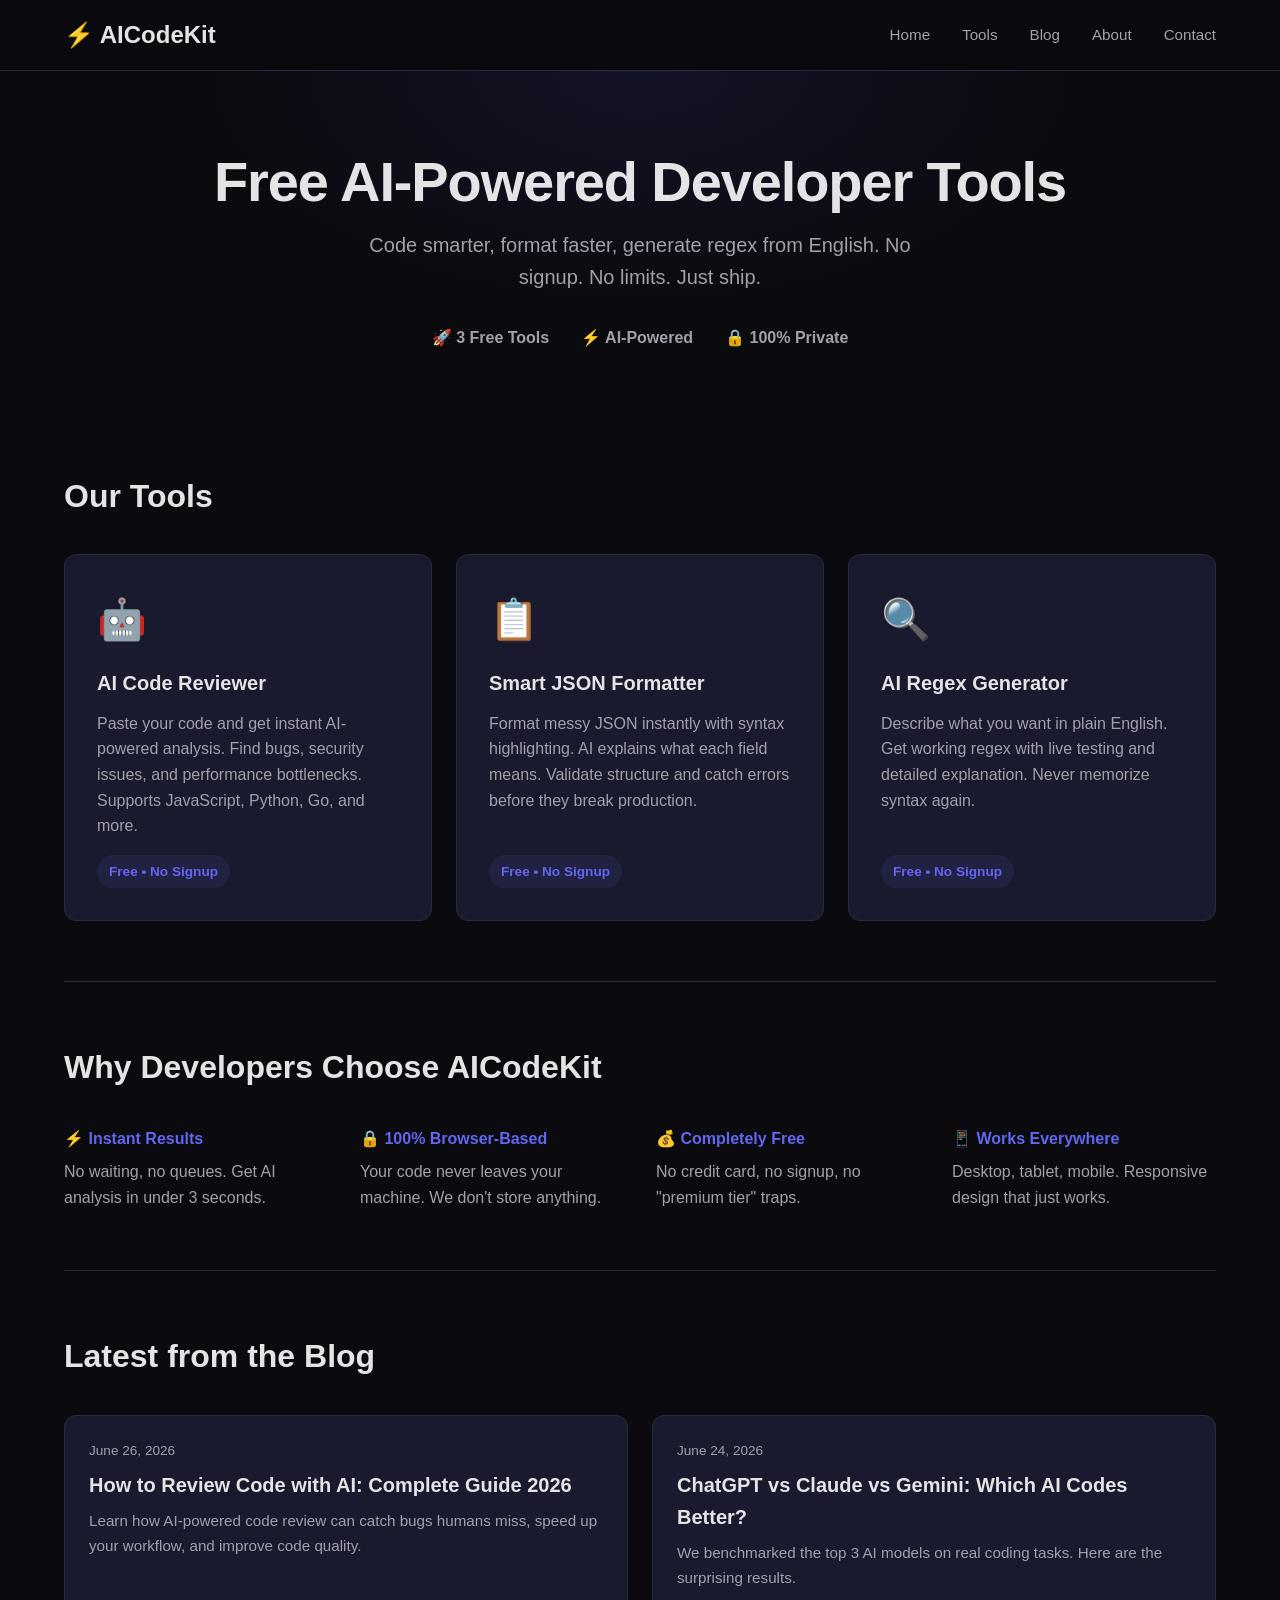
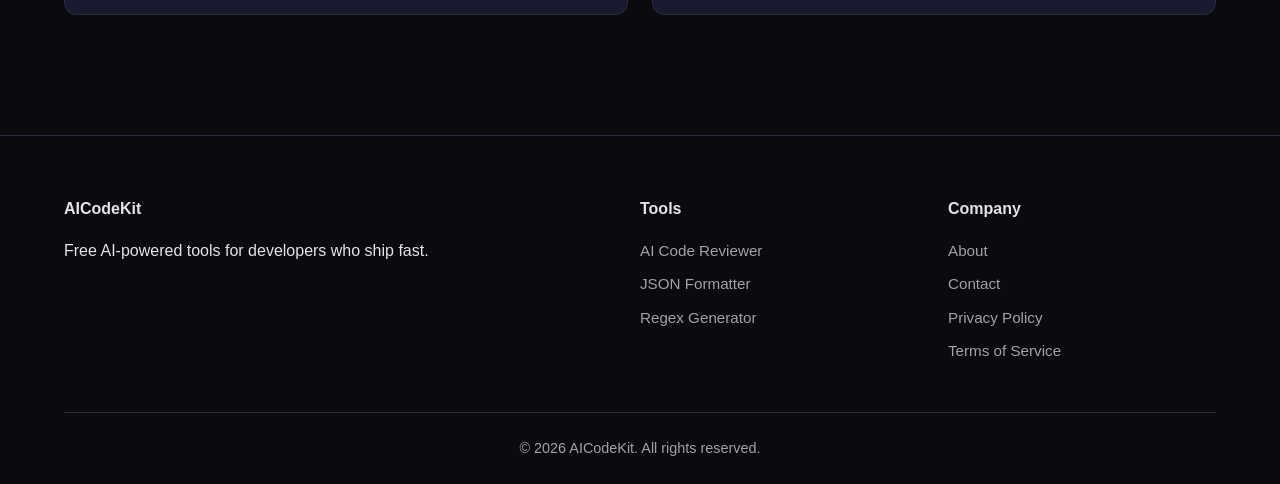
<file: index.html>
<!DOCTYPE html>
<html lang="en">
<head>
    <meta charset="UTF-8">
    <meta name="viewport" content="width=device-width, initial-scale=1.0">
    <title>AICodeKit — Free AI-Powered Developer Tools</title>
    <meta name="description" content="Free AI-powered developer tools: Code Reviewer, JSON Formatter, Regex Generator. No signup required. Built for developers who ship fast.">
    <link rel="canonical" href="https://aicodekit.com/">
    <link rel="stylesheet" href="css/style.css">
</head>
<body>
    <nav class="navbar">
        <div class="container">
            <a href="/" class="logo">⚡ AICodeKit</a>
            <button class="mobile-toggle" aria-label="Menu">☰</button>
            <ul class="nav-links">
                <li><a href="/">Home</a></li>
                <li><a href="/tools/code-reviewer.html">Tools</a></li>
                <li><a href="/blog/">Blog</a></li>
                <li><a href="/about.html">About</a></li>
                <li><a href="/contact.html">Contact</a></li>
            </ul>
        </div>
    </nav>

    <header class="hero">
        <div class="container">
            <h1>Free AI-Powered Developer Tools</h1>
            <p class="subtitle">Code smarter, format faster, generate regex from English. No signup. No limits. Just ship.</p>
            <div class="hero-stats">
                <span>🚀 3 Free Tools</span>
                <span>⚡ AI-Powered</span>
                <span>🔒 100% Private</span>
            </div>
        </div>
    </header>

    <main class="container">
        <section class="tools-grid">
            <h2>Our Tools</h2>
            <div class="grid">
                <a href="/tools/code-reviewer.html" class="tool-card">
                    <div class="tool-icon">🤖</div>
                    <h3>AI Code Reviewer</h3>
                    <p>Paste your code and get instant AI-powered analysis. Find bugs, security issues, and performance bottlenecks. Supports JavaScript, Python, Go, and more.</p>
                    <span class="tool-tag">Free • No Signup</span>
                </a>

                <a href="/tools/json-formatter.html" class="tool-card">
                    <div class="tool-icon">📋</div>
                    <h3>Smart JSON Formatter</h3>
                    <p>Format messy JSON instantly with syntax highlighting. AI explains what each field means. Validate structure and catch errors before they break production.</p>
                    <span class="tool-tag">Free • No Signup</span>
                </a>

                <a href="/tools/regex-generator.html" class="tool-card">
                    <div class="tool-icon">🔍</div>
                    <h3>AI Regex Generator</h3>
                    <p>Describe what you want in plain English. Get working regex with live testing and detailed explanation. Never memorize syntax again.</p>
                    <span class="tool-tag">Free • No Signup</span>
                </a>
            </div>
        </section>

        <section class="why-us">
            <h2>Why Developers Choose AICodeKit</h2>
            <div class="features">
                <div class="feature">
                    <h4>⚡ Instant Results</h4>
                    <p>No waiting, no queues. Get AI analysis in under 3 seconds.</p>
                </div>
                <div class="feature">
                    <h4>🔒 100% Browser-Based</h4>
                    <p>Your code never leaves your machine. We don't store anything.</p>
                </div>
                <div class="feature">
                    <h4>💰 Completely Free</h4>
                    <p>No credit card, no signup, no "premium tier" traps.</p>
                </div>
                <div class="feature">
                    <h4>📱 Works Everywhere</h4>
                    <p>Desktop, tablet, mobile. Responsive design that just works.</p>
                </div>
            </div>
        </section>

        <section class="latest-posts">
            <h2>Latest from the Blog</h2>
            <div class="posts-grid">
                <article class="post-card">
                    <span class="post-date">June 26, 2026</span>
                    <h3><a href="/blog/ai-code-review-guide.html">How to Review Code with AI: Complete Guide 2026</a></h3>
                    <p>Learn how AI-powered code review can catch bugs humans miss, speed up your workflow, and improve code quality.</p>
                </article>
                <article class="post-card">
                    <span class="post-date">June 24, 2026</span>
                    <h3><a href="/blog/chatgpt-vs-claude-coding.html">ChatGPT vs Claude vs Gemini: Which AI Codes Better?</a></h3>
                    <p>We benchmarked the top 3 AI models on real coding tasks. Here are the surprising results.</p>
                </article>
            </div>
        </section>
    </main>

    <footer>
        <div class="container">
            <div class="footer-grid">
                <div>
                    <h4>AICodeKit</h4>
                    <p>Free AI-powered tools for developers who ship fast.</p>
                </div>
                <div>
                    <h4>Tools</h4>
                    <ul>
                        <li><a href="/tools/code-reviewer.html">AI Code Reviewer</a></li>
                        <li><a href="/tools/json-formatter.html">JSON Formatter</a></li>
                        <li><a href="/tools/regex-generator.html">Regex Generator</a></li>
                    </ul>
                </div>
                <div>
                    <h4>Company</h4>
                    <ul>
                        <li><a href="/about.html">About</a></li>
                        <li><a href="/contact.html">Contact</a></li>
                        <li><a href="/privacy.html">Privacy Policy</a></li>
                        <li><a href="/terms.html">Terms of Service</a></li>
                    </ul>
                </div>
            </div>
            <p class="copyright">© 2026 AICodeKit. All rights reserved.</p>
        </div>
    </footer>

    <script src="js/main.js"></script>
</body>
</html>
</file>
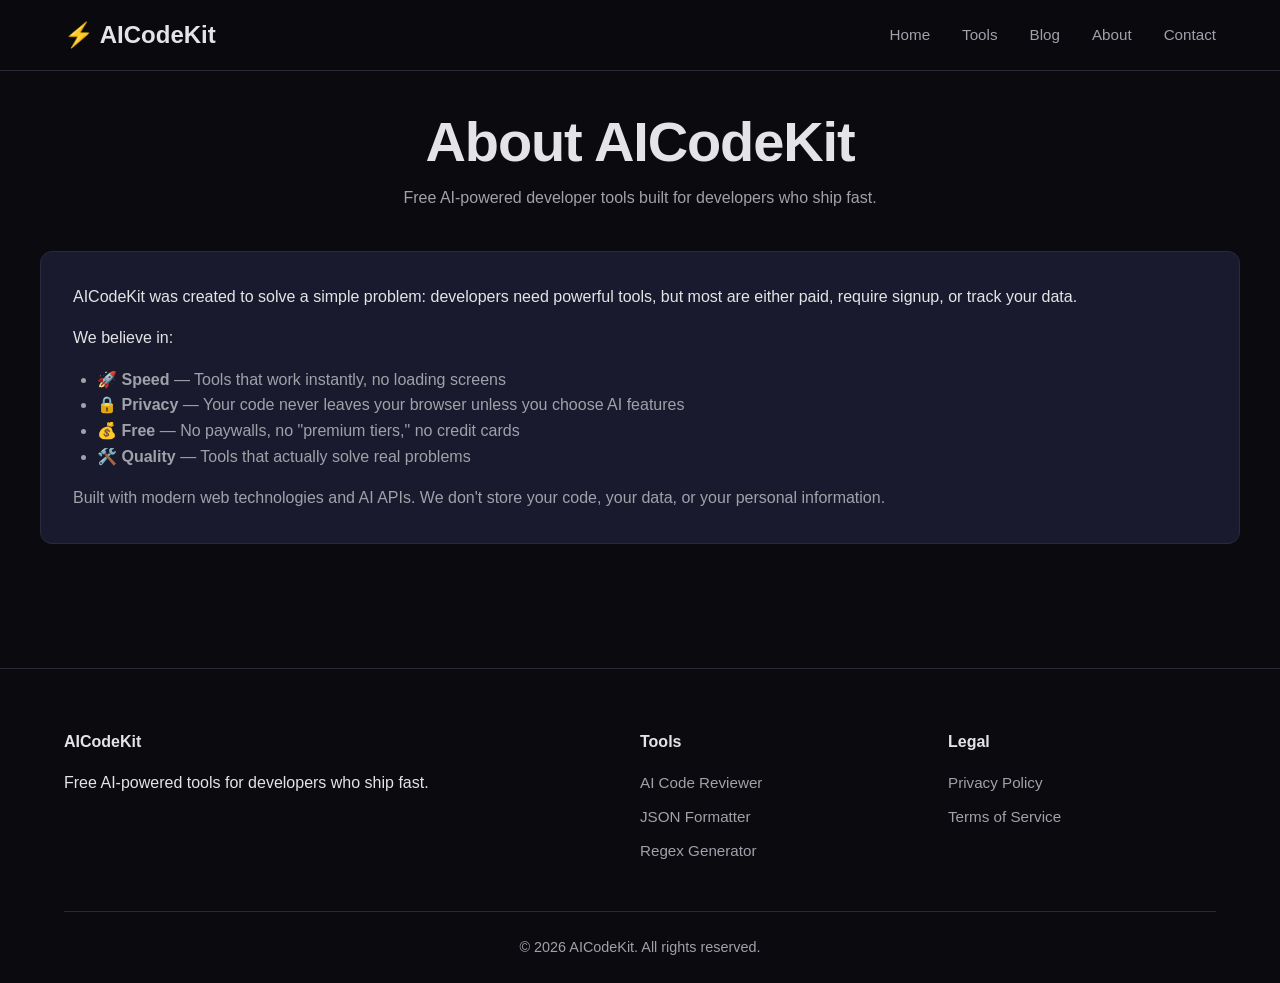
<file: about.html>
<!DOCTYPE html>
<html lang="en">
<head>
    <meta charset="UTF-8">
    <meta name="viewport" content="width=device-width, initial-scale=1.0">
    <title>About AICodeKit — Free AI Developer Tools</title>
    <meta name="description" content="AICodeKit builds free AI-powered developer tools. No signup, no limits, no tracking. Just tools that help you ship faster.">
    <link rel="stylesheet" href="css/style.css">
</head>
<body>
    <nav class="navbar"><div class="container">
        <a href="/" class="logo">⚡ AICodeKit</a>
        <button class="mobile-toggle" aria-label="Menu">☰</button>
        <ul class="nav-links">
            <li><a href="/">Home</a></li>
            <li><a href="/tools/code-reviewer.html">Tools</a></li>
            <li><a href="/blog/">Blog</a></li>
            <li><a href="/about.html">About</a></li>
            <li><a href="/contact.html">Contact</a></li>
        </ul>
    </div></nav>

    <main class="container tool-page">
        <div class="tool-header">
            <h1>About AICodeKit</h1>
            <p>Free AI-powered developer tools built for developers who ship fast.</p>
        </div>
        
        <div class="tool-container">
            <p style="margin-bottom:16px;">AICodeKit was created to solve a simple problem: developers need powerful tools, but most are either paid, require signup, or track your data.</p>
            <p style="margin-bottom:16px;">We believe in:</p>
            <ul style="margin-left:24px;color:var(--text-muted);">
                <li>🚀 <strong>Speed</strong> — Tools that work instantly, no loading screens</li>
                <li>🔒 <strong>Privacy</strong> — Your code never leaves your browser unless you choose AI features</li>
                <li>💰 <strong>Free</strong> — No paywalls, no "premium tiers," no credit cards</li>
                <li>🛠️ <strong>Quality</strong> — Tools that actually solve real problems</li>
            </ul>
            <p style="margin-top:16px;color:var(--text-muted);">Built with modern web technologies and AI APIs. We don't store your code, your data, or your personal information.</p>
        </div>
    </main>

    <footer>
        <div class="container">
            <div class="footer-grid">
                <div><h4>AICodeKit</h4><p>Free AI-powered tools for developers who ship fast.</p></div>
                <div><h4>Tools</h4><ul><li><a href="/tools/code-reviewer.html">AI Code Reviewer</a></li><li><a href="/tools/json-formatter.html">JSON Formatter</a></li><li><a href="/tools/regex-generator.html">Regex Generator</a></li></ul></div>
                <div><h4>Legal</h4><ul><li><a href="/privacy.html">Privacy Policy</a></li><li><a href="/terms.html">Terms of Service</a></li></ul></div>
            </div>
            <p class="copyright">© 2026 AICodeKit. All rights reserved.</p>
        </div>
    </footer>
    <script src="js/main.js"></script>
</body>
</html>
</file>
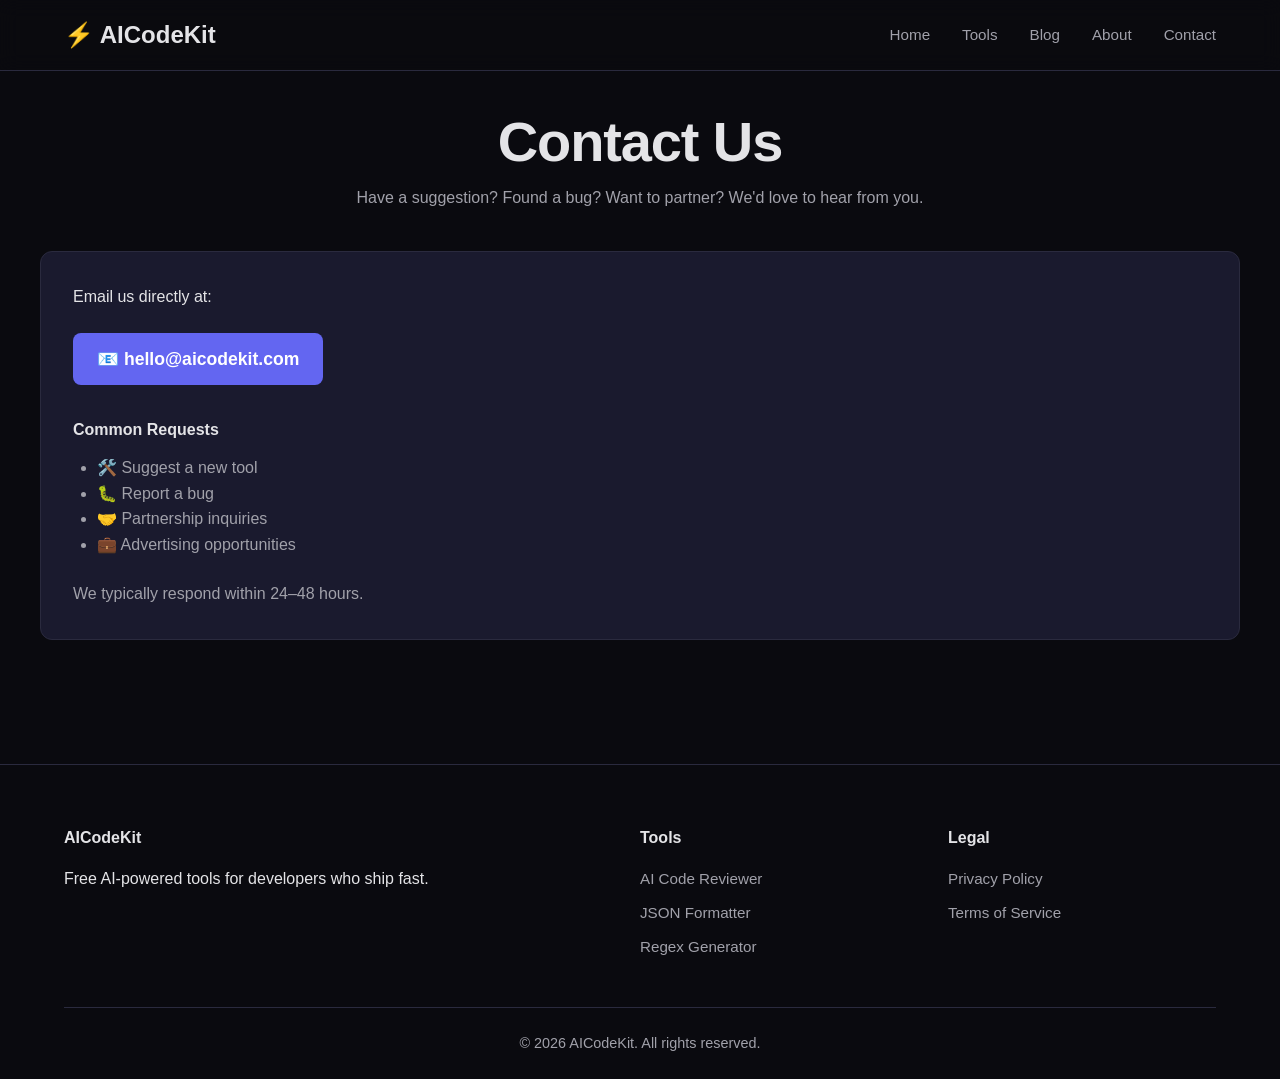
<file: contact.html>
<!DOCTYPE html>
<html lang="en">
<head>
    <meta charset="UTF-8">
    <meta name="viewport" content="width=device-width, initial-scale=1.0">
    <title>Contact AICodeKit</title>
    <meta name="description" content="Get in touch with AICodeKit. Suggest new tools, report bugs, or partner with us.">
    <link rel="stylesheet" href="css/style.css">
</head>
<body>
    <nav class="navbar"><div class="container">
        <a href="/" class="logo">⚡ AICodeKit</a>
        <button class="mobile-toggle" aria-label="Menu">☰</button>
        <ul class="nav-links">
            <li><a href="/">Home</a></li>
            <li><a href="/tools/code-reviewer.html">Tools</a></li>
            <li><a href="/blog/">Blog</a></li>
            <li><a href="/about.html">About</a></li>
            <li><a href="/contact.html">Contact</a></li>
        </ul>
    </div></nav>

    <main class="container tool-page">
        <div class="tool-header">
            <h1>Contact Us</h1>
            <p>Have a suggestion? Found a bug? Want to partner? We'd love to hear from you.</p>
        </div>
        
        <div class="tool-container">
            <p style="margin-bottom:24px;">Email us directly at:</p>
            <a href="mailto:hello@aicodekit.com" class="btn" style="font-size:1.1rem;">📧 hello@aicodekit.com</a>
            
            <div style="margin-top:32px;">
                <h4>Common Requests</h4>
                <ul style="margin-left:24px;color:var(--text-muted);margin-top:12px;">
                    <li>🛠️ Suggest a new tool</li>
                    <li>🐛 Report a bug</li>
                    <li>🤝 Partnership inquiries</li>
                    <li>💼 Advertising opportunities</li>
                </ul>
            </div>
            
            <p style="margin-top:24px;color:var(--text-muted);">We typically respond within 24–48 hours.</p>
        </div>
    </main>

    <footer>
        <div class="container">
            <div class="footer-grid">
                <div><h4>AICodeKit</h4><p>Free AI-powered tools for developers who ship fast.</p></div>
                <div><h4>Tools</h4><ul><li><a href="/tools/code-reviewer.html">AI Code Reviewer</a></li><li><a href="/tools/json-formatter.html">JSON Formatter</a></li><li><a href="/tools/regex-generator.html">Regex Generator</a></li></ul></div>
                <div><h4>Legal</h4><ul><li><a href="/privacy.html">Privacy Policy</a></li><li><a href="/terms.html">Terms of Service</a></li></ul></div>
            </div>
            <p class="copyright">© 2026 AICodeKit. All rights reserved.</p>
        </div>
    </footer>
    <script src="js/main.js"></script>
</body>
</html>
</file>
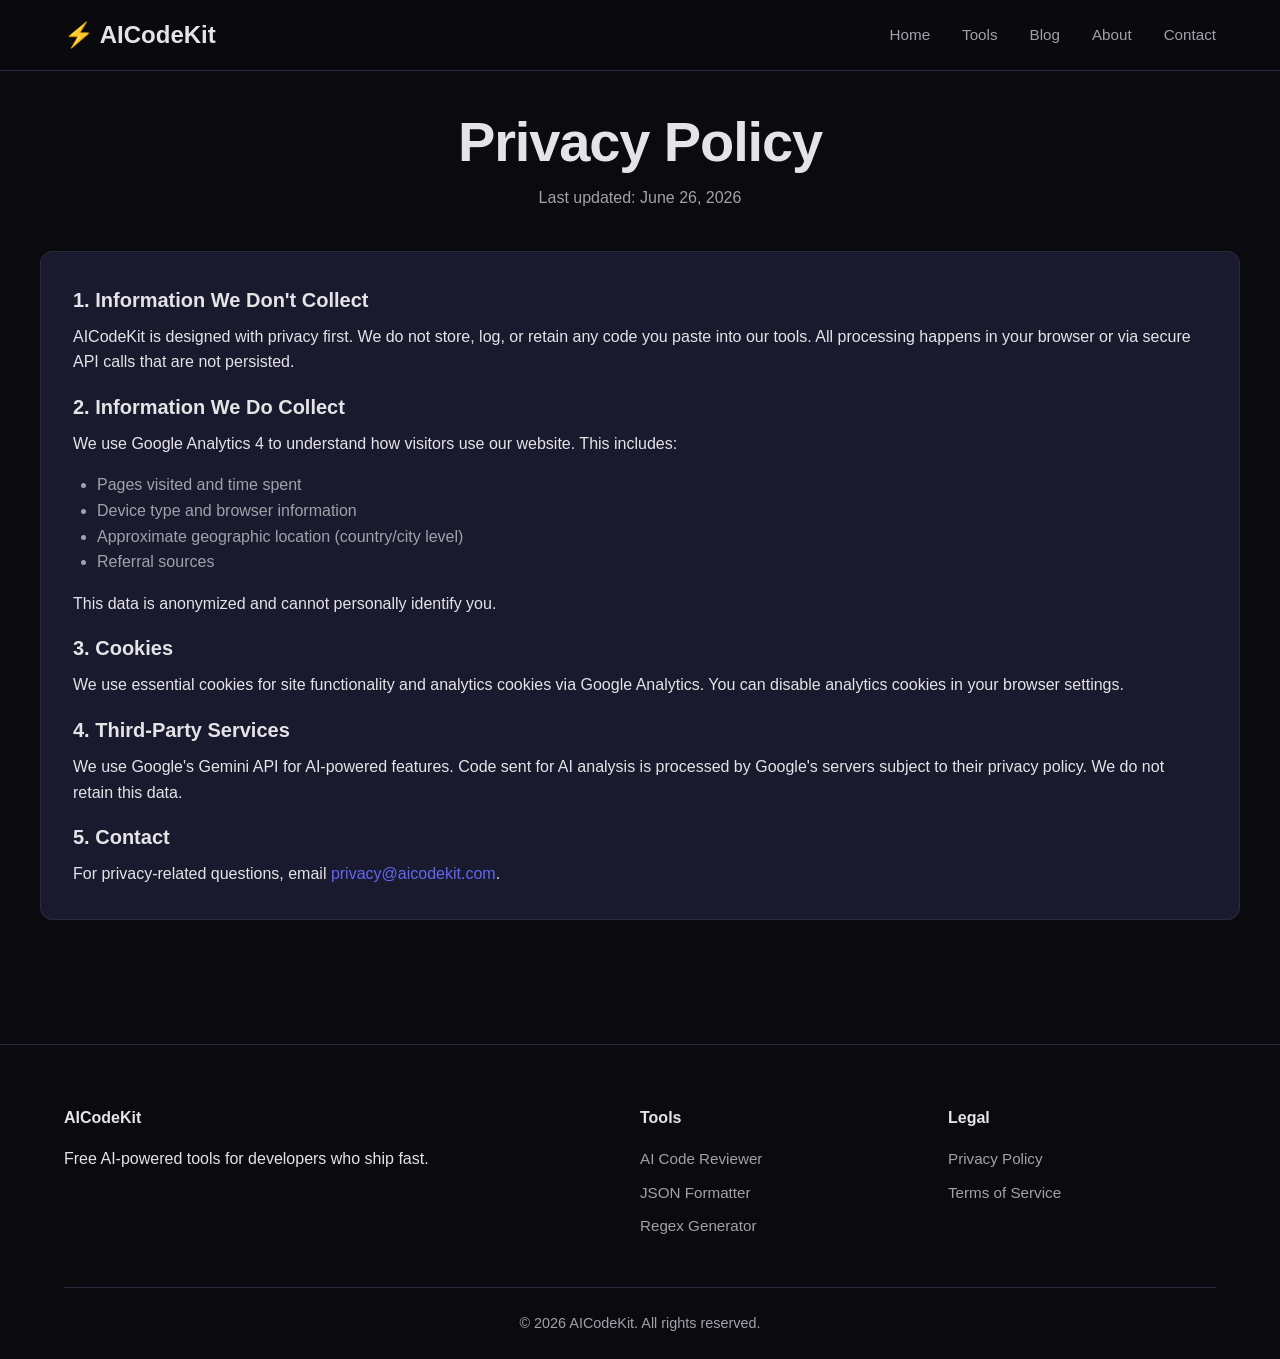
<file: privacy.html>
<!DOCTYPE html>
<html lang="en">
<head>
    <meta charset="UTF-8">
    <meta name="viewport" content="width=device-width, initial-scale=1.0">
    <title>Privacy Policy — AICodeKit</title>
    <meta name="description" content="AICodeKit Privacy Policy. We don't store your code or personal data. Learn how we protect your privacy.">
    <link rel="stylesheet" href="css/style.css">
</head>
<body>
    <nav class="navbar"><div class="container">
        <a href="/" class="logo">⚡ AICodeKit</a>
        <button class="mobile-toggle" aria-label="Menu">☰</button>
        <ul class="nav-links">
            <li><a href="/">Home</a></li>
            <li><a href="/tools/code-reviewer.html">Tools</a></li>
            <li><a href="/blog/">Blog</a></li>
            <li><a href="/about.html">About</a></li>
            <li><a href="/contact.html">Contact</a></li>
        </ul>
    </div></nav>

    <main class="container tool-page">
        <div class="tool-header">
            <h1>Privacy Policy</h1>
            <p>Last updated: June 26, 2026</p>
        </div>
        
        <div class="tool-container">
            <h3>1. Information We Don't Collect</h3>
            <p style="margin-bottom:16px;">AICodeKit is designed with privacy first. We do not store, log, or retain any code you paste into our tools. All processing happens in your browser or via secure API calls that are not persisted.</p>
            
            <h3>2. Information We Do Collect</h3>
            <p style="margin-bottom:16px;">We use Google Analytics 4 to understand how visitors use our website. This includes:</p>
            <ul style="margin-left:24px;color:var(--text-muted);margin-bottom:16px;">
                <li>Pages visited and time spent</li>
                <li>Device type and browser information</li>
                <li>Approximate geographic location (country/city level)</li>
                <li>Referral sources</li>
            </ul>
            <p style="margin-bottom:16px;">This data is anonymized and cannot personally identify you.</p>
            
            <h3>3. Cookies</h3>
            <p style="margin-bottom:16px;">We use essential cookies for site functionality and analytics cookies via Google Analytics. You can disable analytics cookies in your browser settings.</p>
            
            <h3>4. Third-Party Services</h3>
            <p style="margin-bottom:16px;">We use Google's Gemini API for AI-powered features. Code sent for AI analysis is processed by Google's servers subject to their privacy policy. We do not retain this data.</p>
            
            <h3>5. Contact</h3>
            <p>For privacy-related questions, email <a href="mailto:privacy@aicodekit.com">privacy@aicodekit.com</a>.</p>
        </div>
    </main>

    <footer>
        <div class="container">
            <div class="footer-grid">
                <div><h4>AICodeKit</h4><p>Free AI-powered tools for developers who ship fast.</p></div>
                <div><h4>Tools</h4><ul><li><a href="/tools/code-reviewer.html">AI Code Reviewer</a></li><li><a href="/tools/json-formatter.html">JSON Formatter</a></li><li><a href="/tools/regex-generator.html">Regex Generator</a></li></ul></div>
                <div><h4>Legal</h4><ul><li><a href="/privacy.html">Privacy Policy</a></li><li><a href="/terms.html">Terms of Service</a></li></ul></div>
            </div>
            <p class="copyright">© 2026 AICodeKit. All rights reserved.</p>
        </div>
    </footer>
    <script src="js/main.js"></script>
</body>
</html>
</file>
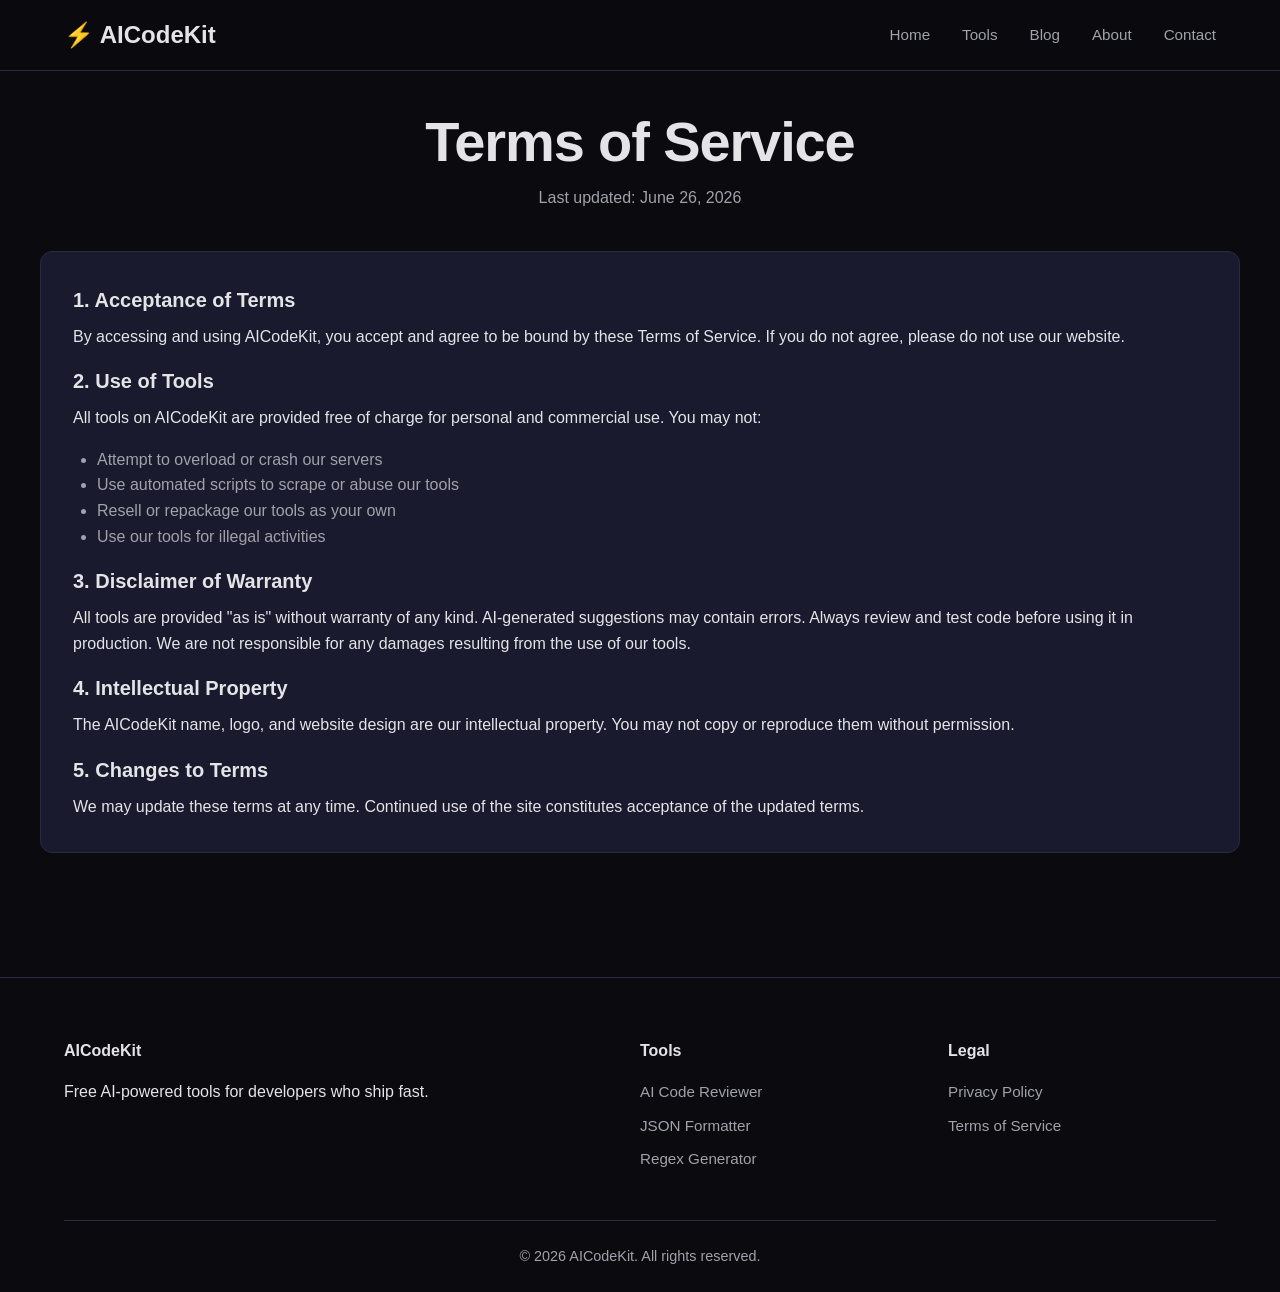
<file: terms.html>
<!DOCTYPE html>
<html lang="en">
<head>
    <meta charset="UTF-8">
    <meta name="viewport" content="width=device-width, initial-scale=1.0">
    <title>Terms of Service — AICodeKit</title>
    <meta name="description" content="AICodeKit Terms of Service. Free AI-powered developer tools. No warranty, use at your own risk.">
    <link rel="stylesheet" href="css/style.css">
</head>
<body>
    <nav class="navbar"><div class="container">
        <a href="/" class="logo">⚡ AICodeKit</a>
        <button class="mobile-toggle" aria-label="Menu">☰</button>
        <ul class="nav-links">
            <li><a href="/">Home</a></li>
            <li><a href="/tools/code-reviewer.html">Tools</a></li>
            <li><a href="/blog/">Blog</a></li>
            <li><a href="/about.html">About</a></li>
            <li><a href="/contact.html">Contact</a></li>
        </ul>
    </div></nav>

    <main class="container tool-page">
        <div class="tool-header">
            <h1>Terms of Service</h1>
            <p>Last updated: June 26, 2026</p>
        </div>
        
        <div class="tool-container">
            <h3>1. Acceptance of Terms</h3>
            <p style="margin-bottom:16px;">By accessing and using AICodeKit, you accept and agree to be bound by these Terms of Service. If you do not agree, please do not use our website.</p>
            
            <h3>2. Use of Tools</h3>
            <p style="margin-bottom:16px;">All tools on AICodeKit are provided free of charge for personal and commercial use. You may not:</p>
            <ul style="margin-left:24px;color:var(--text-muted);margin-bottom:16px;">
                <li>Attempt to overload or crash our servers</li>
                <li>Use automated scripts to scrape or abuse our tools</li>
                <li>Resell or repackage our tools as your own</li>
                <li>Use our tools for illegal activities</li>
            </ul>
            
            <h3>3. Disclaimer of Warranty</h3>
            <p style="margin-bottom:16px;">All tools are provided "as is" without warranty of any kind. AI-generated suggestions may contain errors. Always review and test code before using it in production. We are not responsible for any damages resulting from the use of our tools.</p>
            
            <h3>4. Intellectual Property</h3>
            <p style="margin-bottom:16px;">The AICodeKit name, logo, and website design are our intellectual property. You may not copy or reproduce them without permission.</p>
            
            <h3>5. Changes to Terms</h3>
            <p>We may update these terms at any time. Continued use of the site constitutes acceptance of the updated terms.</p>
        </div>
    </main>

    <footer>
        <div class="container">
            <div class="footer-grid">
                <div><h4>AICodeKit</h4><p>Free AI-powered tools for developers who ship fast.</p></div>
                <div><h4>Tools</h4><ul><li><a href="/tools/code-reviewer.html">AI Code Reviewer</a></li><li><a href="/tools/json-formatter.html">JSON Formatter</a></li><li><a href="/tools/regex-generator.html">Regex Generator</a></li></ul></div>
                <div><h4>Legal</h4><ul><li><a href="/privacy.html">Privacy Policy</a></li><li><a href="/terms.html">Terms of Service</a></li></ul></div>
            </div>
            <p class="copyright">© 2026 AICodeKit. All rights reserved.</p>
        </div>
    </
</file>
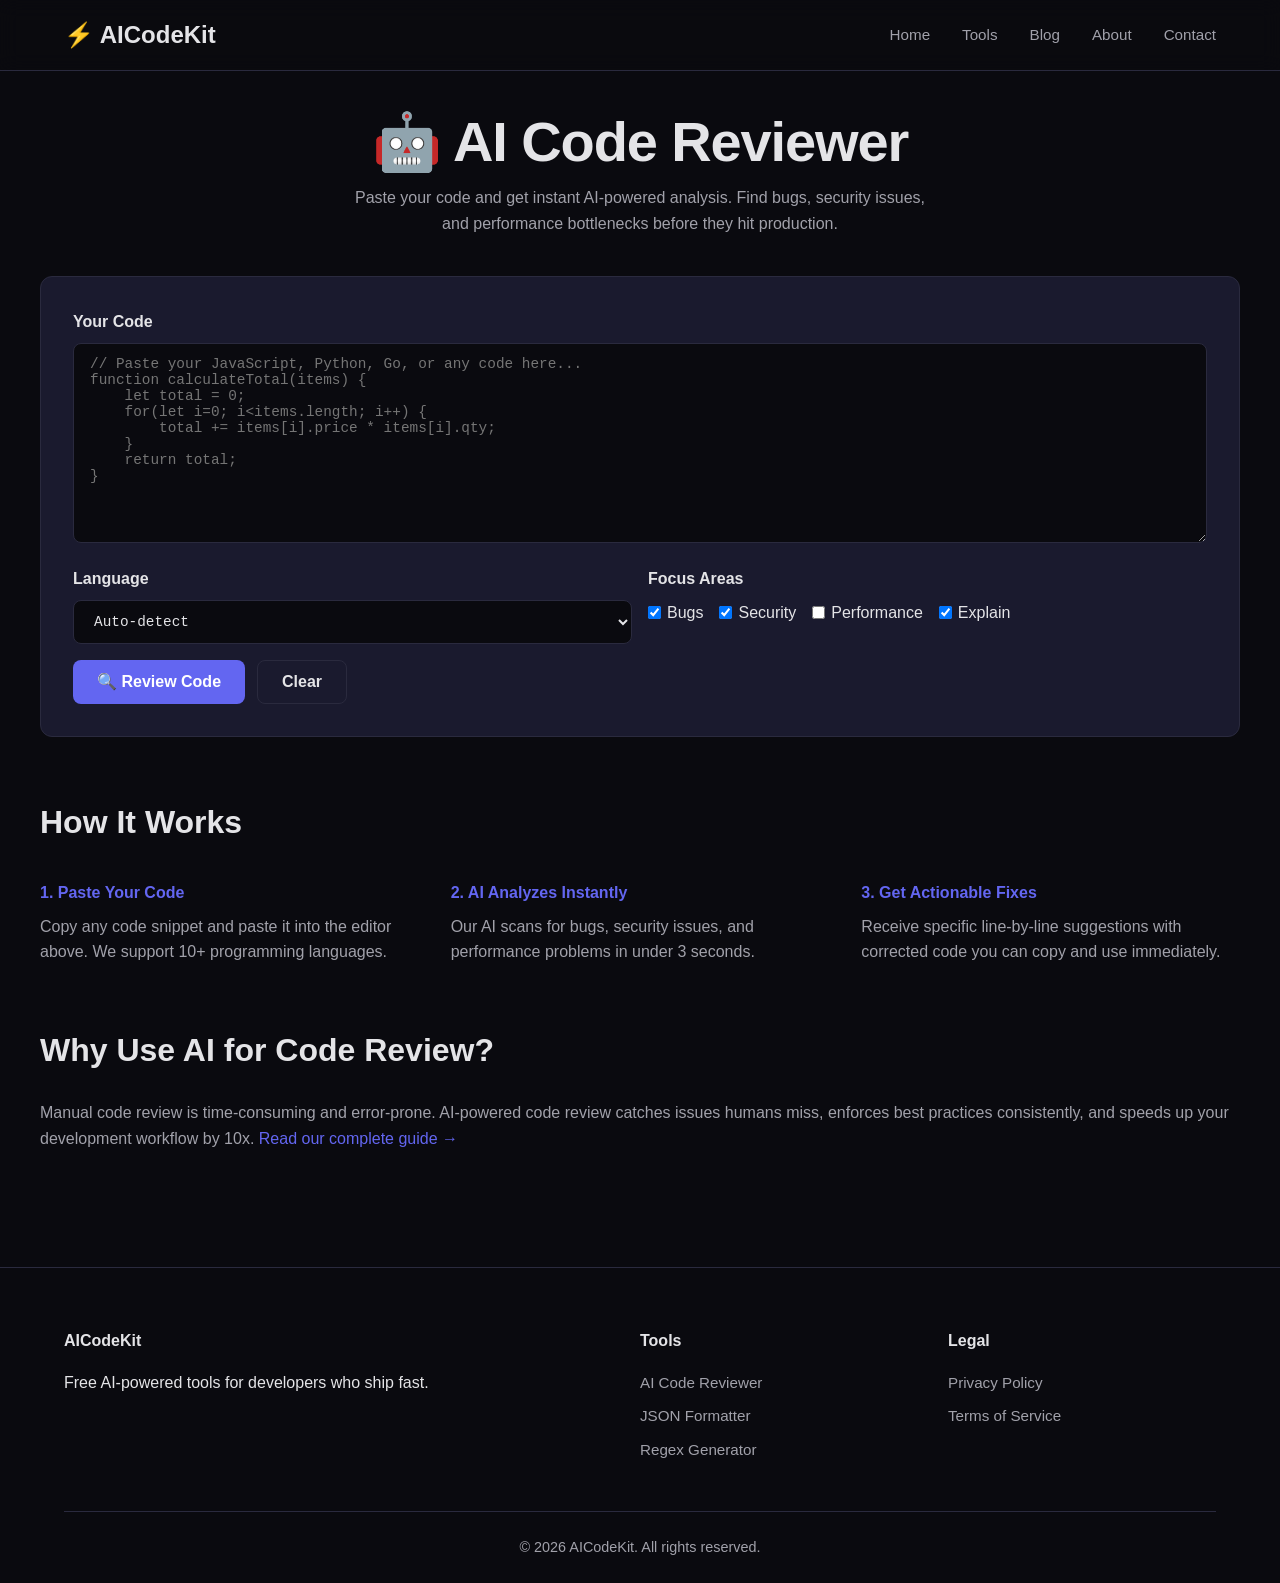
<file: tools/code-reviewer.html>
<!DOCTYPE html>
<html lang="en">
<head>
    <meta charset="UTF-8">
    <meta name="viewport" content="width=device-width, initial-scale=1.0">
    <title>Free AI Code Reviewer — Find Bugs & Optimize | AICodeKit</title>
    <meta name="description" content="Paste your code and get instant AI-powered review. Detect bugs, security vulnerabilities, and performance issues. Supports JavaScript, Python, Go, and more. Free, no signup.">
    <link rel="canonical" href="https://aicodekit.com/tools/code-reviewer.html">
    <link rel="stylesheet" href="../css/style.css">
</head>
<body>
    <nav class="navbar">
        <div class="container">
            <a href="/" class="logo">⚡ AICodeKit</a>
            <button class="mobile-toggle" aria-label="Menu">☰</button>
            <ul class="nav-links">
                <li><a href="/">Home</a></li>
                <li><a href="/tools/code-reviewer.html">Tools</a></li>
                <li><a href="/blog/">Blog</a></li>
                <li><a href="/about.html">About</a></li>
                <li><a href="/contact.html">Contact</a></li>
            </ul>
        </div>
    </nav>

    <main class="container tool-page">
        <div class="tool-header">
            <h1>🤖 AI Code Reviewer</h1>
            <p>Paste your code and get instant AI-powered analysis. Find bugs, security issues, and performance bottlenecks before they hit production.</p>
        </div>

        <div class="tool-container">
            <label for="code-input">Your Code</label>
            <textarea id="code-input" placeholder="// Paste your JavaScript, Python, Go, or any code here...
function calculateTotal(items) {
    let total = 0;
    for(let i=0; i<items.length; i++) {
        total += items[i].price * items[i].qty;
    }
    return total;
}"></textarea>

            <div style="display: grid; grid-template-columns: 1fr 1fr; gap: 16px; margin-top: 16px;">
                <div>
                    <label for="language">Language</label>
                    <select id="language">
                        <option value="auto">Auto-detect</option>
                        <option value="javascript">JavaScript</option>
                        <option value="typescript">TypeScript</option>
                        <option value="python">Python</option>
                        <option value="go">Go</option>
                        <option value="java">Java</option>
                        <option value="cpp">C++</option>
                        <option value="rust">Rust</option>
                        <option value="php">PHP</option>
                        <option value="ruby">Ruby</option>
                    </select>
                </div>
                <div>
                    <label>Focus Areas</label>
                    <div style="display: flex; gap: 16px; flex-wrap: wrap; margin-top: 8px;">
                        <label style="display: flex; align-items: center; gap: 6px; font-weight: normal; cursor: pointer;">
                            <input type="checkbox" id="check-bugs" checked> Bugs
                        </label>
                        <label style="display: flex; align-items: center; gap: 6px; font-weight: normal; cursor: pointer;">
                            <input type="checkbox" id="check-security" checked> Security
                        </label>
                        <label style="display: flex; align-items: center; gap: 6px; font-weight: normal; cursor: pointer;">
                            <input type="checkbox" id="check-performance"> Performance
                        </label>
                        <label style="display: flex; align-items: center; gap: 6px; font-weight: normal; cursor: pointer;">
                            <input type="checkbox" id="check-explain" checked> Explain
                        </label>
                    </div>
                </div>
            </div>

            <div class="btn-group">
                <button class="btn" id="review-btn" onclick="reviewCode()">
                    🔍 Review Code
                </button>
                <button class="btn btn-secondary" onclick="clearAll()">
                    Clear
                </button>
            </div>

            <div class="loading">
                <div class="spinner"></div>
                <p>Analyzing your code with AI...</p>
            </div>

            <div class="error-msg"></div>

            <div class="results" id="results">
                <!-- Results injected here -->
            </div>
        </div>

        <section style="margin-top: 60px;">
            <h2>How It Works</h2>
            <div class="features">
                <div class="feature">
                    <h4>1. Paste Your Code</h4>
                    <p>Copy any code snippet and paste it into the editor above. We support 10+ programming languages.</p>
                </div>
                <div class="feature">
                    <h4>2. AI Analyzes Instantly</h4>
                    <p>Our AI scans for bugs, security issues, and performance problems in under 3 seconds.</p>
                </div>
                <div class="feature">
                    <h4>3. Get Actionable Fixes</h4>
                    <p>Receive specific line-by-line suggestions with corrected code you can copy and use immediately.</p>
                </div>
            </div>
        </section>

        <section style="margin-top: 60px;">
            <h2>Why Use AI for Code Review?</h2>
            <p style="color: var(--text-muted); margin-bottom: 16px;">
                Manual code review is time-consuming and error-prone. AI-powered code review catches issues humans miss, 
                enforces best practices consistently, and speeds up your development workflow by 10x. 
                <a href="/blog/ai-code-review-guide.html">Read our complete guide →</a>
            </p>
        </section>
    </main>

    <footer>
        <div class="container">
            <div class="footer-grid">
                <div>
                    <h4>AICodeKit</h4>
                    <p>Free AI-powered tools for developers who ship fast.</p>
                </div>
                <div>
                    <h4>Tools</h4>
                    <ul>
                        <li><a href="/tools/code-reviewer.html">AI Code Reviewer</a></li>
                        <li><a href="/tools/json-formatter.html">JSON Formatter</a></li>
                        <li><a href="/tools/regex-generator.html">Regex Generator</a></li>
                    </ul>
                </div>
                <div>
                    <h4>Legal</h4>
                    <ul>
                        <li><a href="/privacy.html">Privacy Policy</a></li>
                        <li><a href="/terms.html">Terms of Service</a></li>
                    </ul>
                </div>
            </div>
            <p class="copyright">© 2026 AICodeKit. All rights reserved.</p>
        </div>
    </footer>

    <script src="../js/main.js"></script>
    <script src="../js/code-reviewer.js"></script>
</body>
</html>
</file>
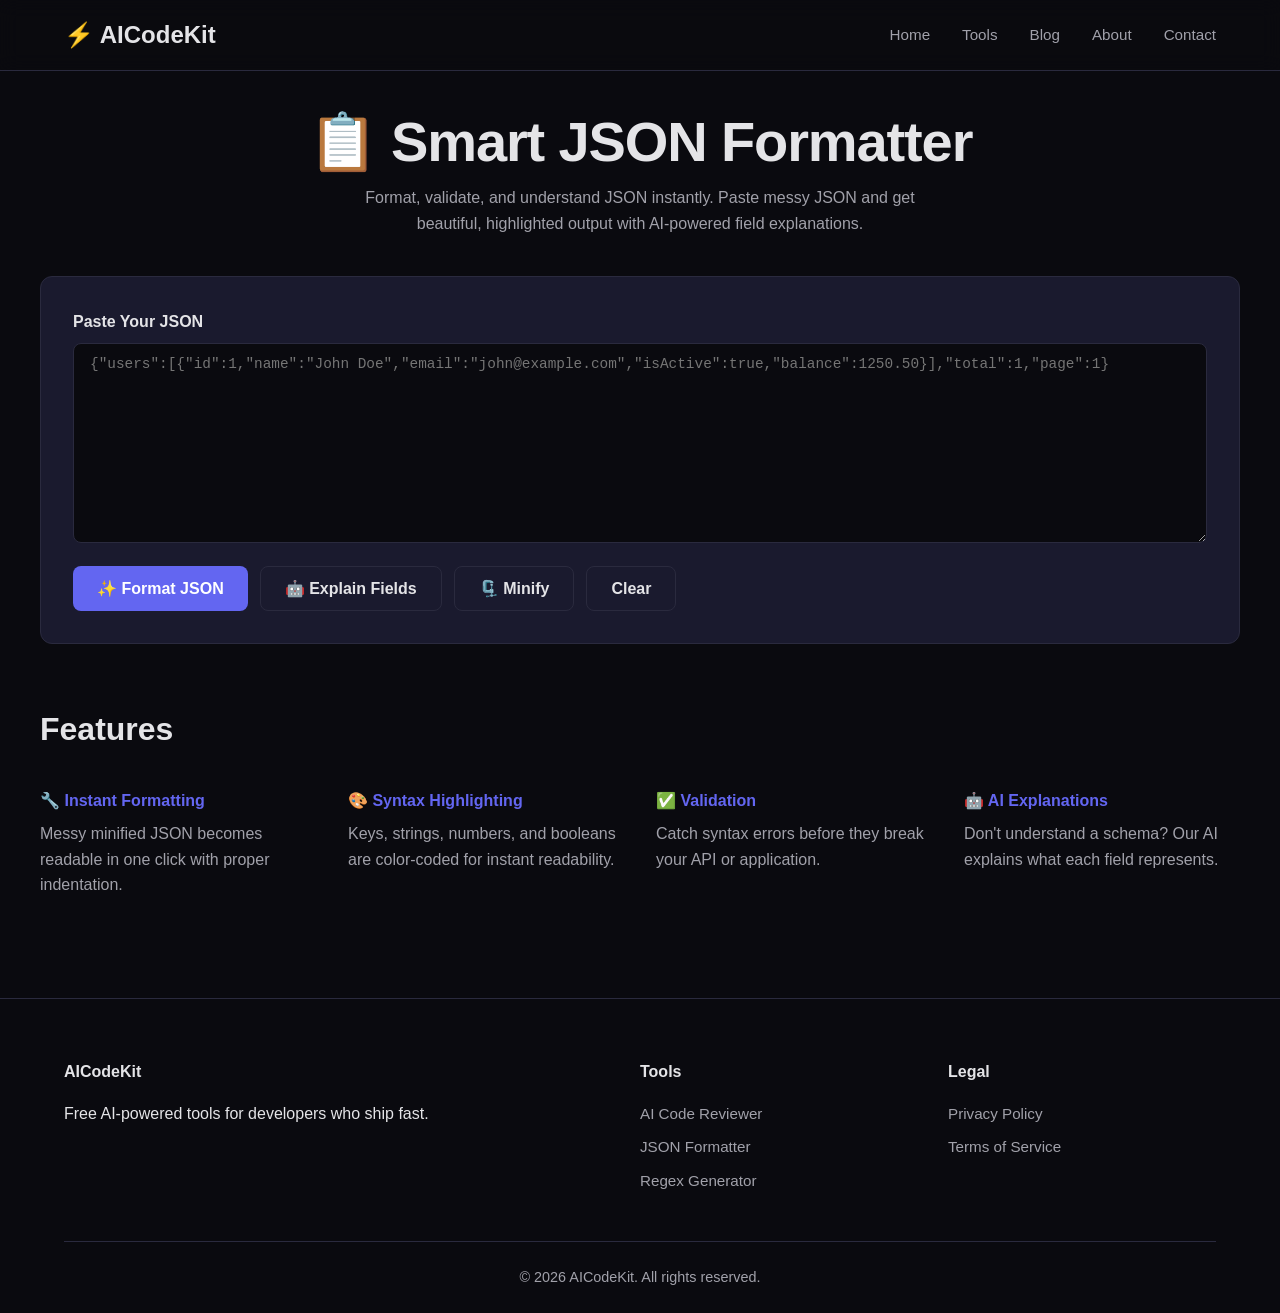
<file: tools/json-formatter.html>
<!DOCTYPE html>
<html lang="en">
<head>
    <meta charset="UTF-8">
    <meta name="viewport" content="width=device-width, initial-scale=1.0">
    <title>Smart JSON Formatter & AI Explainer | AICodeKit</title>
    <meta name="description" content="Format messy JSON instantly with syntax highlighting. AI explains what each field means. Validate structure and catch errors. Free, no signup required.">
    <link rel="canonical" href="https://aicodekit.com/tools/json-formatter.html">
    <link rel="stylesheet" href="../css/style.css">
</head>
<body>
    <nav class="navbar">
        <div class="container">
            <a href="/" class="logo">⚡ AICodeKit</a>
            <button class="mobile-toggle" aria-label="Menu">☰</button>
            <ul class="nav-links">
                <li><a href="/">Home</a></li>
                <li><a href="/tools/code-reviewer.html">Tools</a></li>
                <li><a href="/blog/">Blog</a></li>
                <li><a href="/about.html">About</a></li>
                <li><a href="/contact.html">Contact</a></li>
            </ul>
        </div>
    </nav>

    <main class="container tool-page">
        <div class="tool-header">
            <h1>📋 Smart JSON Formatter</h1>
            <p>Format, validate, and understand JSON instantly. Paste messy JSON and get beautiful, highlighted output with AI-powered field explanations.</p>
        </div>

        <div class="tool-container">
            <label for="json-input">Paste Your JSON</label>
            <textarea id="json-input" placeholder='{"users":[{"id":1,"name":"John Doe","email":"john@example.com","isActive":true,"balance":1250.50}],"total":1,"page":1}'></textarea>

            <div class="btn-group">
                <button class="btn" onclick="formatJSON()">✨ Format JSON</button>
                <button class="btn btn-secondary" onclick="explainJSON()">🤖 Explain Fields</button>
                <button class="btn btn-secondary" onclick="minifyJSON()">🗜️ Minify</button>
                <button class="btn btn-secondary" onclick="clearJSON()">Clear</button>
            </div>

            <div class="loading">
                <div class="spinner"></div>
                <p>Analyzing JSON structure...</p>
            </div>

            <div class="error-msg" id="json-error"></div>

            <div id="json-output" class="json-output" style="display:none;"></div>

            <div class="results" id="explanation-results" style="display:none;">
                <h3>📖 Field Explanations</h3>
                <div id="explanation-content"></div>
            </div>
        </div>

        <section style="margin-top: 60px;">
            <h2>Features</h2>
            <div class="features">
                <div class="feature">
                    <h4>🔧 Instant Formatting</h4>
                    <p>Messy minified JSON becomes readable in one click with proper indentation.</p>
                </div>
                <div class="feature">
                    <h4>🎨 Syntax Highlighting</h4>
                    <p>Keys, strings, numbers, and booleans are color-coded for instant readability.</p>
                </div>
                <div class="feature">
                    <h4>✅ Validation</h4>
                    <p>Catch syntax errors before they break your API or application.</p>
                </div>
                <div class="feature">
                    <h4>🤖 AI Explanations</h4>
                    <p>Don't understand a schema? Our AI explains what each field represents.</p>
                </div>
            </div>
        </section>
    </main>

    <footer>
        <div class="container">
            <div class="footer-grid">
                <div>
                    <h4>AICodeKit</h4>
                    <p>Free AI-powered tools for developers who ship fast.</p>
                </div>
                <div>
                    <h4>Tools</h4>
                    <ul>
                        <li><a href="/tools/code-reviewer.html">AI Code Reviewer</a></li>
                        <li><a href="/tools/json-formatter.html">JSON Formatter</a></li>
                        <li><a href="/tools/regex-generator.html">Regex Generator</a></li>
                    </ul>
                </div>
                <div>
                    <h4>Legal</h4>
                    <ul>
                        <li><a href="/privacy.html">Privacy Policy</a></li>
                        <li><a href="/terms.html">Terms of Service</a></li>
                    </ul>
                </div>
            </div>
            <p class="copyright">© 2026 AICodeKit. All rights reserved.</p>
        </div>
    </footer>

    <script src="../js/main.js"></script>
    <script src="../js/json-formatter.js"></script>
</body>
</html>
</file>
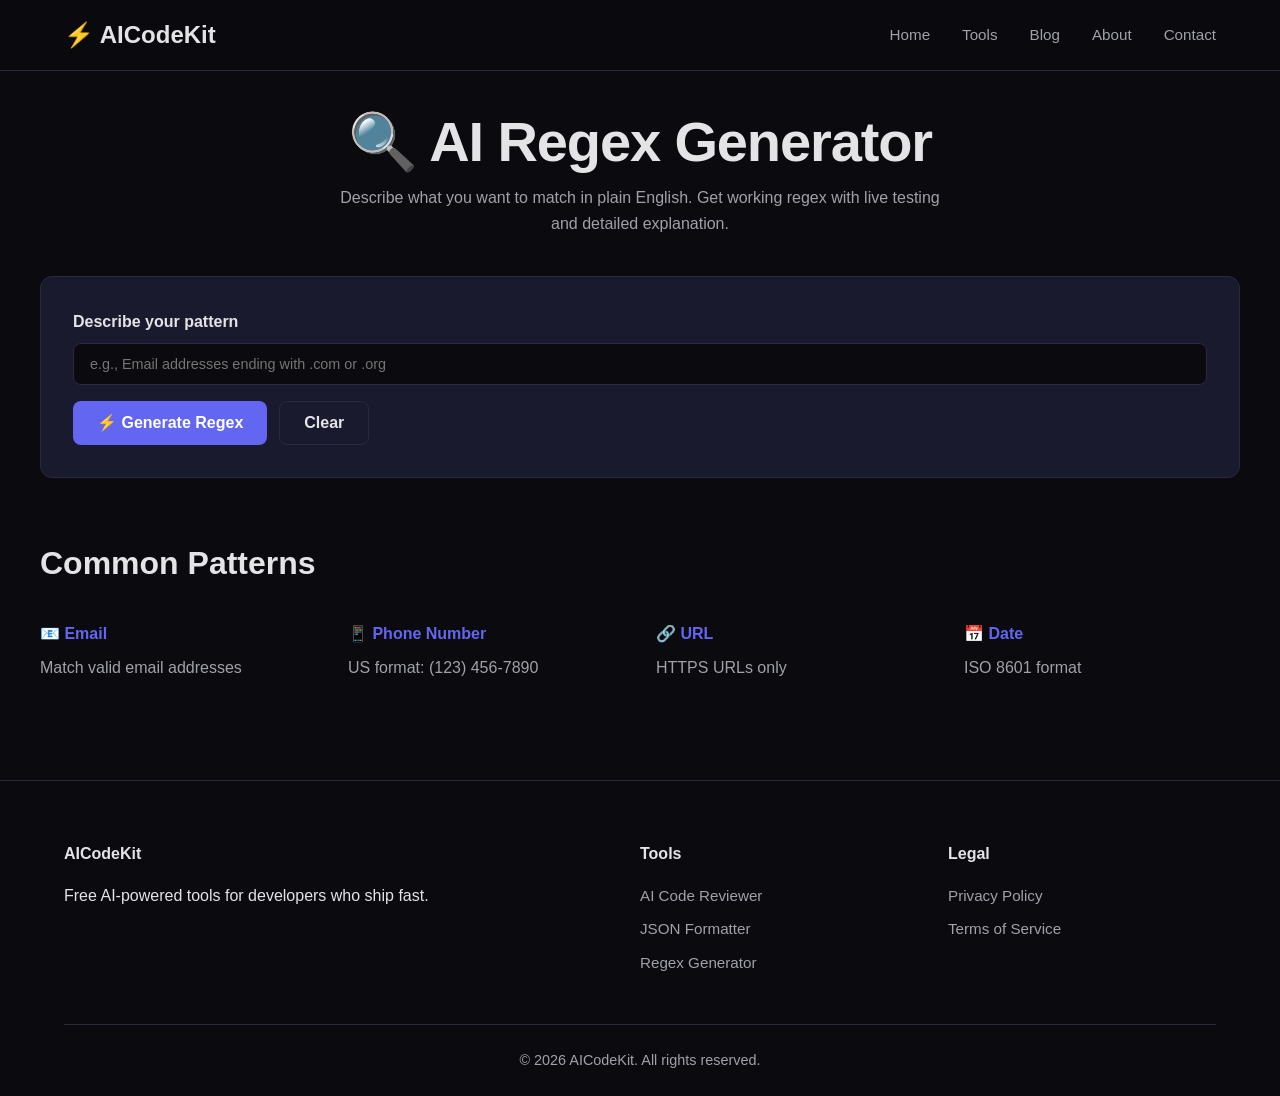
<file: tools/regex-generator.html>
<!DOCTYPE html>
<html lang="en">
<head>
    <meta charset="UTF-8">
    <meta name="viewport" content="width=device-width, initial-scale=1.0">
    <title>AI Regex Generator — Write Regex from English | AICodeKit</title>
    <meta name="description" content="Describe what you want in plain English. Get working regex with live testing and detailed explanation. Never memorize syntax again. Free, no signup.">
    <link rel="canonical" href="https://aicodekit.com/tools/regex-generator.html">
    <link rel="stylesheet" href="../css/style.css">
</head>
<body>
    <nav class="navbar">
        <div class="container">
            <a href="/" class="logo">⚡ AICodeKit</a>
            <button class="mobile-toggle" aria-label="Menu">☰</button>
            <ul class="nav-links">
                <li><a href="/">Home</a></li>
                <li><a href="/tools/code-reviewer.html">Tools</a></li>
                <li><a href="/blog/">Blog</a></li>
                <li><a href="/about.html">About</a></li>
                <li><a href="/contact.html">Contact</a></li>
            </ul>
        </div>
    </nav>

    <main class="container tool-page">
        <div class="tool-header">
            <h1>🔍 AI Regex Generator</h1>
            <p>Describe what you want to match in plain English. Get working regex with live testing and detailed explanation.</p>
        </div>

        <div class="tool-container">
            <label for="regex-description">Describe your pattern</label>
            <input type="text" id="regex-description" placeholder="e.g., Email addresses ending with .com or .org" style="font-family: var(--font);">

            <div class="btn-group">
                <button class="btn" onclick="generateRegex()">⚡ Generate Regex</button>
                <button class="btn btn-secondary" onclick="clearRegex()">Clear</button>
            </div>

            <div class="loading">
                <div class="spinner"></div>
                <p>Generating regex with AI...</p>
            </div>

            <div class="error-msg"></div>

            <div id="regex-result" style="display:none;">
                <label>Generated Regex</label>
                <div class="regex-output">
                    <button class="copy-btn" onclick="copyToClipboard(document.getElementById('regex-pattern').textContent, this)">Copy</button>
                    <span id="regex-pattern"></span>
                </div>

                <label>Explanation</label>
                <div class="result-item" style="margin-top:8px;">
                    <div class="result-text" id="regex-explanation"></div>
                </div>

                <div class="test-area">
                    <label>Test Your Regex</label>
                    <input type="text" class="test-input" id="test-input" placeholder="Type text to test against the regex..." oninput="testRegex()">
                    <div class="test-results" id="test-results">
                        <span class="no-match">Start typing to test matches...</span>
                    </div>
                </div>
            </div>
        </div>

        <section style="margin-top: 60px;">
            <h2>Common Patterns</h2>
            <div class="features">
                <div class="feature" style="cursor:pointer;" onclick="setDescription('Email addresses')">
                    <h4>📧 Email</h4>
                    <p>Match valid email addresses</p>
                </div>
                <div class="feature" style="cursor:pointer;" onclick="setDescription('Phone numbers in US format')">
                    <h4>📱 Phone Number</h4>
                    <p>US format: (123) 456-7890</p>
                </div>
                <div class="feature" style="cursor:pointer;" onclick="setDescription('URLs starting with https')">
                    <h4>🔗 URL</h4>
                    <p>HTTPS URLs only</p>
                </div>
                <div class="feature" style="cursor:pointer;" onclick="setDescription('Dates in YYYY-MM-DD format')">
                    <h4>📅 Date</h4>
                    <p>ISO 8601 format</p>
                </div>
            </div>
        </section>
    </main>

    <footer>
        <div class="container">
            <div class="footer-grid">
                <div>
                    <h4>AICodeKit</h4>
                    <p>Free AI-powered tools for developers who ship fast.</p>
                </div>
                <div>
                    <h4>Tools</h4>
                    <ul>
                        <li><a href="/tools/code-reviewer.html">AI Code Reviewer</a></li>
                        <li><a href="/tools/json-formatter.html">JSON Formatter</a></li>
                        <li><a href="/tools/regex-generator.html">Regex Generator</a></li>
                    </ul>
                </div>
                <div>
                    <h4>Legal</h4>
                    <ul>
                        <li><a href="/privacy.html">Privacy Policy</a></li>
                        <li><a href="/terms.html">Terms of Service</a></li>
                    </ul>
                </div>
            </div>
            <p class="copyright">© 2026 AICodeKit. All rights reserved.</p>
        </div>
    </footer>

    <script src="../js/main.js"></script>
    <script src="../js/regex-generator.js"></script>
</body>
</html>
</file>
<file: css/style.css>
/* ===== CSS Variables ===== */
:root {
    --bg: #0a0a0f;
    --bg-elevated: #12121a;
    --bg-card: #1a1a2e;
    --border: #2a2a3e;
    --text: #e4e4e7;
    --text-muted: #a1a1aa;
    --primary: #6366f1;
    --primary-hover: #818cf8;
    --success: #22c55e;
    --warning: #f59e0b;
    --error: #ef4444;
    --radius: 12px;
    --shadow: 0 4px 6px -1px rgba(0,0,0,0.3);
    --font: 'Inter', -apple-system, BlinkMacSystemFont, 'Segoe UI', sans-serif;
    --font-mono: 'JetBrains Mono', 'Fira Code', 'Consolas', monospace;
}

/* ===== Reset & Base ===== */
*, *::before, *::after { box-sizing: border-box; margin: 0; padding: 0; }
html { scroll-behavior: smooth; }
body {
    font-family: var(--font);
    background: var(--bg);
    color: var(--text);
    line-height: 1.6;
    min-height: 100vh;
}

a { color: var(--primary); text-decoration: none; transition: color 0.2s; }
a:hover { color: var(--primary-hover); }

.container {
    max-width: 1200px;
    margin: 0 auto;
    padding: 0 24px;
}

/* ===== Typography ===== */
h1 { font-size: clamp(2rem, 5vw, 3.5rem); font-weight: 800; line-height: 1.1; letter-spacing: -0.02em; }
h2 { font-size: clamp(1.5rem, 3vw, 2rem); font-weight: 700; margin-bottom: 1.5rem; }
h3 { font-size: 1.25rem; font-weight: 600; margin-bottom: 0.5rem; }
h4 { font-size: 1rem; font-weight: 600; margin-bottom: 0.5rem; }

/* ===== Navbar ===== */
.navbar {
    background: rgba(10,10,15,0.9);
    backdrop-filter: blur(10px);
    border-bottom: 1px solid var(--border);
    position: sticky;
    top: 0;
    z-index: 100;
    padding: 16px 0;
}
.navbar .container { display: flex; align-items: center; justify-content: space-between; }
.logo {
    font-size: 1.5rem;
    font-weight: 800;
    color: var(--text);
    display: flex;
    align-items: center;
    gap: 8px;
}
.nav-links {
    display: flex;
    list-style: none;
    gap: 32px;
}
.nav-links a {
    color: var(--text-muted);
    font-weight: 500;
    font-size: 0.95rem;
}
.nav-links a:hover { color: var(--text); }
.mobile-toggle {
    display: none;
    background: none;
    border: none;
    color: var(--text);
    font-size: 1.5rem;
    cursor: pointer;
}

/* ===== Hero ===== */
.hero {
    padding: 80px 0 60px;
    text-align: center;
    background: radial-gradient(ellipse at top, rgba(99,102,241,0.1) 0%, transparent 50%);
}
.hero h1 { margin-bottom: 1rem; }
.subtitle {
    font-size: 1.25rem;
    color: var(--text-muted);
    max-width: 600px;
    margin: 0 auto 2rem;
}
.hero-stats {
    display: flex;
    justify-content: center;
    gap: 32px;
    flex-wrap: wrap;
    font-weight: 600;
    color: var(--text-muted);
}

/* ===== Tool Cards ===== */
.tools-grid { padding: 60px 0; }
.grid {
    display: grid;
    grid-template-columns: repeat(auto-fit, minmax(320px, 1fr));
    gap: 24px;
    margin-top: 2rem;
}
.tool-card {
    background: var(--bg-card);
    border: 1px solid var(--border);
    border-radius: var(--radius);
    padding: 32px;
    transition: transform 0.2s, box-shadow 0.2s, border-color 0.2s;
    display: flex;
    flex-direction: column;
}
.tool-card:hover {
    transform: translateY(-4px);
    box-shadow: var(--shadow), 0 0 20px rgba(99,102,241,0.1);
    border-color: var(--primary);
}
.tool-icon { font-size: 2.5rem; margin-bottom: 16px; }
.tool-card h3 { color: var(--text); margin-bottom: 12px; }
.tool-card p { color: var(--text-muted); flex-grow: 1; margin-bottom: 16px; }
.tool-tag {
    display: inline-block;
    background: rgba(99,102,241,0.1);
    color: var(--primary);
    padding: 6px 12px;
    border-radius: 20px;
    font-size: 0.85rem;
    font-weight: 600;
    width: fit-content;
}

/* ===== Features ===== */
.why-us { padding: 60px 0; border-top: 1px solid var(--border); }
.features {
    display: grid;
    grid-template-columns: repeat(auto-fit, minmax(250px, 1fr));
    gap: 32px;
    margin-top: 2rem;
}
.feature h4 { color: var(--primary); }
.feature p { color: var(--text-muted); }

/* ===== Blog Posts ===== */
.latest-posts { padding: 60px 0; border-top: 1px solid var(--border); }
.posts-grid {
    display: grid;
    grid-template-columns: repeat(auto-fit, minmax(300px, 1fr));
    gap: 24px;
    margin-top: 2rem;
}
.post-card {
    background: var(--bg-card);
    border: 1px solid var(--border);
    border-radius: var(--radius);
    padding: 24px;
}
.post-date {
    color: var(--text-muted);
    font-size: 0.85rem;
    display: block;
    margin-bottom: 8px;
}
.post-card h3 a { color: var(--text); }
.post-card h3 a:hover { color: var(--primary); }
.post-card p { color: var(--text-muted); margin-top: 8px; font-size: 0.95rem; }

/* ===== Tool Page Layout ===== */
.tool-page { padding: 40px 0; }
.tool-header {
    text-align: center;
    margin-bottom: 40px;
}
.tool-header h1 { margin-bottom: 12px; }
.tool-header p {
    color: var(--text-muted);
    max-width: 600px;
    margin: 0 auto;
}

/* ===== Forms & Inputs ===== */
.tool-container {
    background: var(--bg-card);
    border: 1px solid var(--border);
    border-radius: var(--radius);
    padding: 32px;
    margin-bottom: 24px;
}
label {
    display: block;
    font-weight: 600;
    margin-bottom: 8px;
    color: var(--text);
}
textarea, input[type="text"], select {
    width: 100%;
    background: var(--bg);
    border: 1px solid var(--border);
    border-radius: 8px;
    padding: 12px 16px;
    color: var(--text);
    font-family: var(--font-mono);
    font-size: 0.9rem;
    resize: vertical;
    transition: border-color 0.2s;
}
textarea:focus, input:focus, select:focus {
    outline: none;
    border-color: var(--primary);
}
textarea { min-height: 200px; }
.btn {
    display: inline-flex;
    align-items: center;
    gap: 8px;
    background: var(--primary);
    color: white;
    border: none;
    border-radius: 8px;
    padding: 12px 24px;
    font-size: 1rem;
    font-weight: 600;
    cursor: pointer;
    transition: background 0.2s, transform 0.1s;
}
.btn:hover { background: var(--primary-hover); }
.btn:active { transform: scale(0.98); }
.btn-secondary {
    background: transparent;
    border: 1px solid var(--border);
    color: var(--text);
}
.btn-secondary:hover { background: var(--bg-elevated); }
.btn-group { display: flex; gap: 12px; flex-wrap: wrap; margin-top: 16px; }

/* ===== Results ===== */
.results {
    background: var(--bg);
    border: 1px solid var(--border);
    border-radius: 8px;
    padding: 24px;
    margin-top: 24px;
    display: none;
}
.results.active { display: block; }
.results h3 {
    margin-bottom: 16px;
    padding-bottom: 12px;
    border-bottom: 1px solid var(--border);
}
.result-section { margin-bottom: 20px; }
.result-section:last-child { margin-bottom: 0; }
.result-section h4 {
    color: var(--primary);
    font-size: 0.9rem;
    text-transform: uppercase;
    letter-spacing: 0.05em;
    margin-bottom: 8px;
}
.result-item {
    background: var(--bg-card);
    border-left: 3px solid var(--primary);
    padding: 12px 16px;
    margin-bottom: 8px;
    border-radius: 0 8px 8px 0;
}
.result-item.error { border-left-color: var(--error); }
.result-item.warning { border-left-color: var(--warning); }
.result-item.success { border-left-color: var(--success); }
.result-meta {
    font-size: 0.85rem;
    color: var(--text-muted);
    margin-bottom: 4px;
}
.result-text { font-size: 0.95rem; }
.code-block {
    background: var(--bg);
    border: 1px solid var(--border);
    border-radius: 6px;
    padding: 16px;
    font-family: var(--font-mono);
    font-size: 0.85rem;
    overflow-x: auto;
    white-space: pre-wrap;
    word-break: break-all;
}
.copy-btn {
    float: right;
    background: var(--bg-elevated);
    border: 1px solid var(--border);
    color: var(--text-muted);
    padding: 4px 12px;
    border-radius: 6px;
    font-size: 0.8rem;
    cursor: pointer;
    margin-top: -8px;
}
.copy-btn:hover { color: var(--text); }

/* ===== JSON Specific ===== */
.json-output {
    background: var(--bg);
    border: 1px solid var(--border);
    border-radius: 8px;
    padding: 20px;
    font-family: var(--font-mono);
    font-size: 0.85rem;
    overflow-x: auto;
    white-space: pre;
    margin-top: 16px;
}
.json-key { color: #93c5fd; }
.json-string { color: #86efac; }
.json-number { color: #fca5a5; }
.json-boolean { color: #fcd34d; }

/* ===== Regex Specific ===== */
.regex-output {
    background: var(--bg);
    border: 1px solid var(--border);
    border-radius: 8px;
    padding: 20px;
    font-family: var(--font-mono);
    font-size: 1.1rem;
    color: var(--success);
    margin: 16px 0;
    position: relative;
}
.test-area {
    margin-top: 20px;
}
.test-input {
    width: 100%;
    background: var(--bg);
    border: 1px solid var(--border);
    border-radius: 8px;
    padding: 12px;
    color: var(--text);
    font-family: var(--font);
    margin-bottom: 12px;
}
.test-results {
    background: var(--bg);
    border: 1px solid var(--border);
    border-radius: 8px;
    padding: 16px;
    min-height: 60px;
}
.match-highlight {
    background: rgba(34,197,94,0.2);
    color: var(--success);
    padding: 2px 4px;
    border-radius: 4px;
    font-weight: 600;
}
.no-match {
    color: var(--text-muted);
    font-style: italic;
}

/* ===== Loading ===== */
.loading {
    display: none;
    text-align: center;
    padding: 40px;
}
.loading.active { display: block; }
.spinner {
    width: 40px;
    height: 40px;
    border: 3px solid var(--border);
    border-top-color: var(--primary);
    border-radius: 50%;
    animation: spin 0.8s linear infinite;
    margin: 0 auto 16px;
}
@keyframes spin { to { transform: rotate(360deg); } }

/* ===== Error Message ===== */
.error-msg {
    background: rgba(239,68,68,0.1);
    border: 1px solid var(--error);
    color: var(--error);
    padding: 16px;
    border-radius: 8px;
    margin-top: 16px;
    display: none;
}
.error-msg.active { display: block; }

/* ===== Footer ===== */
footer {
    border-top: 1px solid var(--border);
    padding: 60px 0 24px;
    margin-top: 60px;
}
.footer-grid {
    display: grid;
    grid-template-columns: 2fr 1fr 1fr;
    gap: 40px;
    margin-bottom: 40px;
}
.footer-grid h4 { margin-bottom: 16px; }
.footer-grid ul { list-style: none; }
.footer-grid li { margin-bottom: 8px; }
.footer-grid a { color: var(--text-muted); font-size: 0.95rem; }
.footer-grid a:hover { color: var(--text); }
.copyright {
    text-align: center;
    color: var(--text-muted);
    font-size: 0.9rem;
    padding-top: 24px;
    border-top: 1px solid var(--border);
}

/* ===== Responsive ===== */
@media (max-width: 768px) {
    .mobile-toggle { display: block; }
    .nav-links {
        display: none;
        position: absolute;
        top: 100%;
        left: 0;
        right: 0;
        background: var(--bg-elevated);
        flex-direction: column;
        padding: 20px;
        border-bottom: 1px solid var(--border);
    }
    .nav-links.active { display: flex; }
    .hero { padding: 60px 0 40px; }
    .hero-stats { gap: 16px; }
    .grid { grid-template-columns: 1fr; }
    .footer-grid { grid-template-columns: 1fr; gap: 32px; }
    .btn-group { flex-direction: column; }
    .btn { width: 100%; justify-content: center; }
}
</file>
